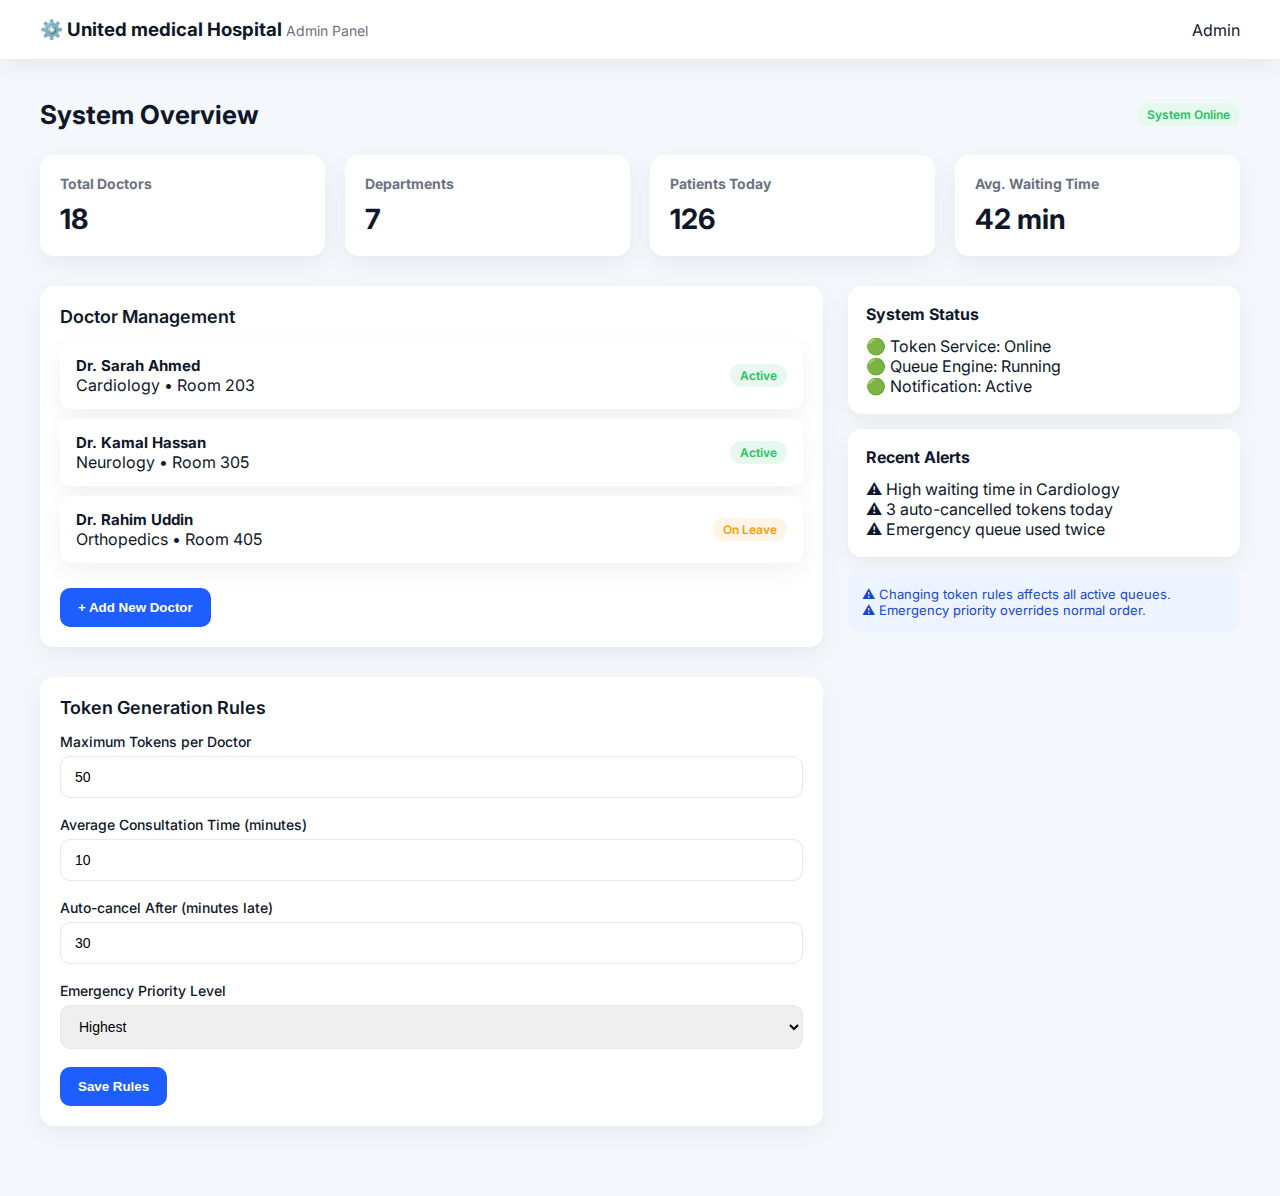
<file: admin/admin-dashboard.html>
<!DOCTYPE html>
<html lang="en">
<head>
  <meta charset="UTF-8">
  <meta name="viewport" content="width=device-width, initial-scale=1.0">
  <title>Admin Dashboard</title>

  <!-- CSS -->
  <link rel="stylesheet" href="../css/reset.css">
  <link rel="stylesheet" href="../css/variables.css">
  <link rel="stylesheet" href="../css/layout.css">
  <link rel="stylesheet" href="../css/components.css">
  <link rel="stylesheet" href="../css/forms.css">
  <link rel="stylesheet" href="../css/dashboard.css">

  <!-- Font -->
  <link href="https://fonts.googleapis.com/css2?family=Inter:wght@400;500;600;700&display=swap" rel="stylesheet">
</head>
<body>

<!-- HEADER -->
<header style="background:white; padding:18px 40px; box-shadow:var(--shadow-soft);">
  <div style="display:flex; justify-content:space-between; align-items:center;">
    <h3>⚙️ United medical Hospital <span style="font-size:14px; color:var(--gray); font-weight:400;">Admin Panel</span></h3>
    <div>Admin</div>
  </div>
</header>

<!-- MAIN -->
<main style="padding:40px; max-width:1300px; margin:auto;">

  <!-- DASHBOARD HEADER -->
  <div class="dashboard-header">
    <h1>System Overview</h1>
    <span class="badge badge-success">System Online</span>
  </div>

  <!-- STATS -->
  <div class="stats-grid">
    <div class="stat-card">
      <h3>Total Doctors</h3>
      <h2>18</h2>
    </div>
    <div class="stat-card">
      <h3>Departments</h3>
      <h2>7</h2>
    </div>
    <div class="stat-card">
      <h3>Patients Today</h3>
      <h2>126</h2>
    </div>
    <div class="stat-card">
      <h3>Avg. Waiting Time</h3>
      <h2>42 min</h2>
    </div>
  </div>

  <div style="display:grid; grid-template-columns:2fr 1fr; gap:25px;">

    <!-- LEFT -->
    <div>

      <!-- DOCTOR MANAGEMENT -->
      <div class="card section">
        <h3 class="section-title">Doctor Management</h3>

        <ul class="queue-list">
          <li class="queue-item">
            <div class="queue-info">
              <strong>Dr. Sarah Ahmed</strong>
              <span>Cardiology • Room 203</span>
            </div>
            <span class="badge badge-success">Active</span>
          </li>

          <li class="queue-item">
            <div class="queue-info">
              <strong>Dr. Kamal Hassan</strong>
              <span>Neurology • Room 305</span>
            </div>
            <span class="badge badge-success">Active</span>
          </li>

          <li class="queue-item">
            <div class="queue-info">
              <strong>Dr. Rahim Uddin</strong>
              <span>Orthopedics • Room 405</span>
            </div>
            <span class="badge badge-warning">On Leave</span>
          </li>
        </ul>

        <button class="btn btn-primary" style="margin-top:15px;">
          + Add New Doctor
        </button>
      </div>

      <!-- TOKEN RULES -->
      <div class="card section">
        <h3 class="section-title">Token Generation Rules</h3>

        <div class="form-group">
          <label>Maximum Tokens per Doctor</label>
          <input type="number" value="50">
        </div>

        <div class="form-group">
          <label>Average Consultation Time (minutes)</label>
          <input type="number" value="10">
        </div>

        <div class="form-group">
          <label>Auto-cancel After (minutes late)</label>
          <input type="number" value="30">
        </div>

        <div class="form-group">
          <label>Emergency Priority Level</label>
          <select>
            <option>Highest</option>
            <option>Medium</option>
            <option>Low</option>
          </select>
        </div>

        <button class="btn btn-primary">
          Save Rules
        </button>
      </div>

    </div>

    <!-- RIGHT -->
    <div>

      <!-- SYSTEM STATUS -->
      <div class="side-panel">
        <h4>System Status</h4>
        <p>🟢 Token Service: Online</p>
        <p>🟢 Queue Engine: Running</p>
        <p>🟢 Notification: Active</p>
      </div>

      <!-- ALERTS -->
      <div class="side-panel" style="margin-top:15px;">
        <h4>Recent Alerts</h4>
        <p>⚠ High waiting time in Cardiology</p>
        <p>⚠ 3 auto-cancelled tokens today</p>
        <p>⚠ Emergency queue used twice</p>
      </div>

      <!-- ADMIN NOTES -->
      <div class="form-info" style="margin-top:15px;">
        ⚠ Changing token rules affects all active queues.<br>
        ⚠ Emergency priority overrides normal order.
      </div>

    </div>

  </div>

</main>

</body>
</html>
</file>
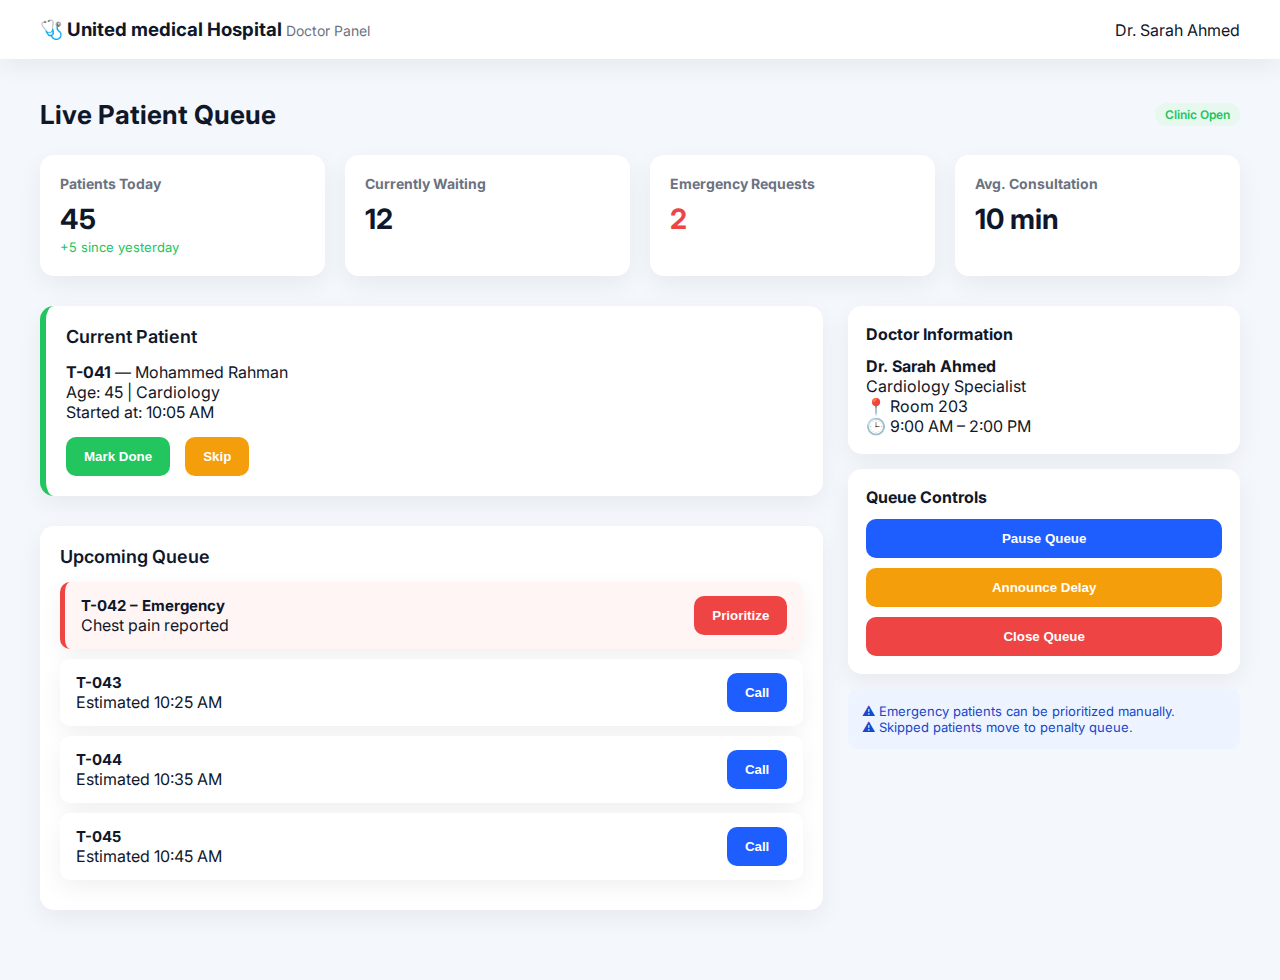
<file: doctor/doctor-dashboard.html>
<!DOCTYPE html>
<html lang="en">
<head>
  <meta charset="UTF-8">
  <meta name="viewport" content="width=device-width, initial-scale=1.0">
  <title>Doctor Dashboard</title>

  <!-- CSS -->
  <link rel="stylesheet" href="../css/reset.css">
  <link rel="stylesheet" href="../css/variables.css">
  <link rel="stylesheet" href="../css/layout.css">
  <link rel="stylesheet" href="../css/components.css">
  <link rel="stylesheet" href="../css/forms.css">
  <link rel="stylesheet" href="../css/dashboard.css">

  <!-- Font -->
  <link href="https://fonts.googleapis.com/css2?family=Inter:wght@400;500;600;700&display=swap" rel="stylesheet">
</head>
<body>

<!-- HEADER -->
<header style="background:white; padding:18px 40px; box-shadow:var(--shadow-soft);">
  <div style="display:flex; justify-content:space-between; align-items:center;">
    <h3>🩺 United medical Hospital <span style="font-size:14px; color:var(--gray); font-weight:400;">Doctor Panel</span></h3>
    <div>Dr. Sarah Ahmed</div>
  </div>
</header>

<!-- MAIN -->
<main style="padding:40px; max-width:1300px; margin:auto;">

  <!-- DASHBOARD HEADER -->
  <div class="dashboard-header">
    <h1>Live Patient Queue</h1>
    <span class="badge badge-success">Clinic Open</span>
  </div>

  <!-- STATS -->
  <div class="stats-grid">
    <div class="stat-card">
      <h3>Patients Today</h3>
      <h2>45</h2>
      <span class="stat-positive">+5 since yesterday</span>
    </div>
    <div class="stat-card">
      <h3>Currently Waiting</h3>
      <h2>12</h2>
    </div>
    <div class="stat-card">
      <h3>Emergency Requests</h3>
      <h2 style="color:var(--danger);">2</h2>
    </div>
    <div class="stat-card">
      <h3>Avg. Consultation</h3>
      <h2>10 min</h2>
    </div>
  </div>

  <div style="display:grid; grid-template-columns:2fr 1fr; gap:25px;">

    <!-- LEFT: QUEUE -->
    <div>

      <!-- CURRENT PATIENT -->
      <div class="card section" style="border-left:6px solid var(--success);">
        <h3 class="section-title">Current Patient</h3>
        <p><strong>T-041</strong> — Mohammed Rahman</p>
        <p>Age: 45 | Cardiology</p>
        <p>Started at: 10:05 AM</p>

        <div class="action-row">
          <button class="btn btn-success">Mark Done</button>
          <button class="btn btn-warning">Skip</button>
        </div>
      </div>

      <!-- QUEUE LIST -->
      <div class="card section">
        <h3 class="section-title">Upcoming Queue</h3>

        <ul class="queue-list">
          <li class="queue-item emergency">
            <div class="queue-info">
              <strong>T-042 – Emergency</strong>
              <span>Chest pain reported</span>
            </div>
            <button class="btn btn-danger">Prioritize</button>
          </li>

          <li class="queue-item">
            <div class="queue-info">
              <strong>T-043</strong>
              <span>Estimated 10:25 AM</span>
            </div>
            <button class="btn btn-primary">Call</button>
          </li>

          <li class="queue-item">
            <div class="queue-info">
              <strong>T-044</strong>
              <span>Estimated 10:35 AM</span>
            </div>
            <button class="btn btn-primary">Call</button>
          </li>

          <li class="queue-item">
            <div class="queue-info">
              <strong>T-045</strong>
              <span>Estimated 10:45 AM</span>
            </div>
            <button class="btn btn-primary">Call</button>
          </li>
        </ul>
      </div>

    </div>

    <!-- RIGHT: INFO -->
    <div>

      <!-- DOCTOR INFO -->
      <div class="side-panel">
        <h4>Doctor Information</h4>
        <p><strong>Dr. Sarah Ahmed</strong></p>
        <p>Cardiology Specialist</p>
        <p>📍 Room 203</p>
        <p>🕒 9:00 AM – 2:00 PM</p>
      </div>

      <!-- QUEUE CONTROLS -->
      <div class="side-panel" style="margin-top:15px;">
        <h4>Queue Controls</h4>
        <button class="btn btn-primary" style="width:100%; margin-bottom:10px;">
          Pause Queue
        </button>
        <button class="btn btn-warning" style="width:100%; margin-bottom:10px;">
          Announce Delay
        </button>
        <button class="btn btn-danger" style="width:100%;">
          Close Queue
        </button>
      </div>

      <!-- NOTES -->
      <div class="form-info" style="margin-top:15px;">
        ⚠ Emergency patients can be prioritized manually.<br>
        ⚠ Skipped patients move to penalty queue.
      </div>

    </div>

  </div>

</main>

</body>
</html>
</file>
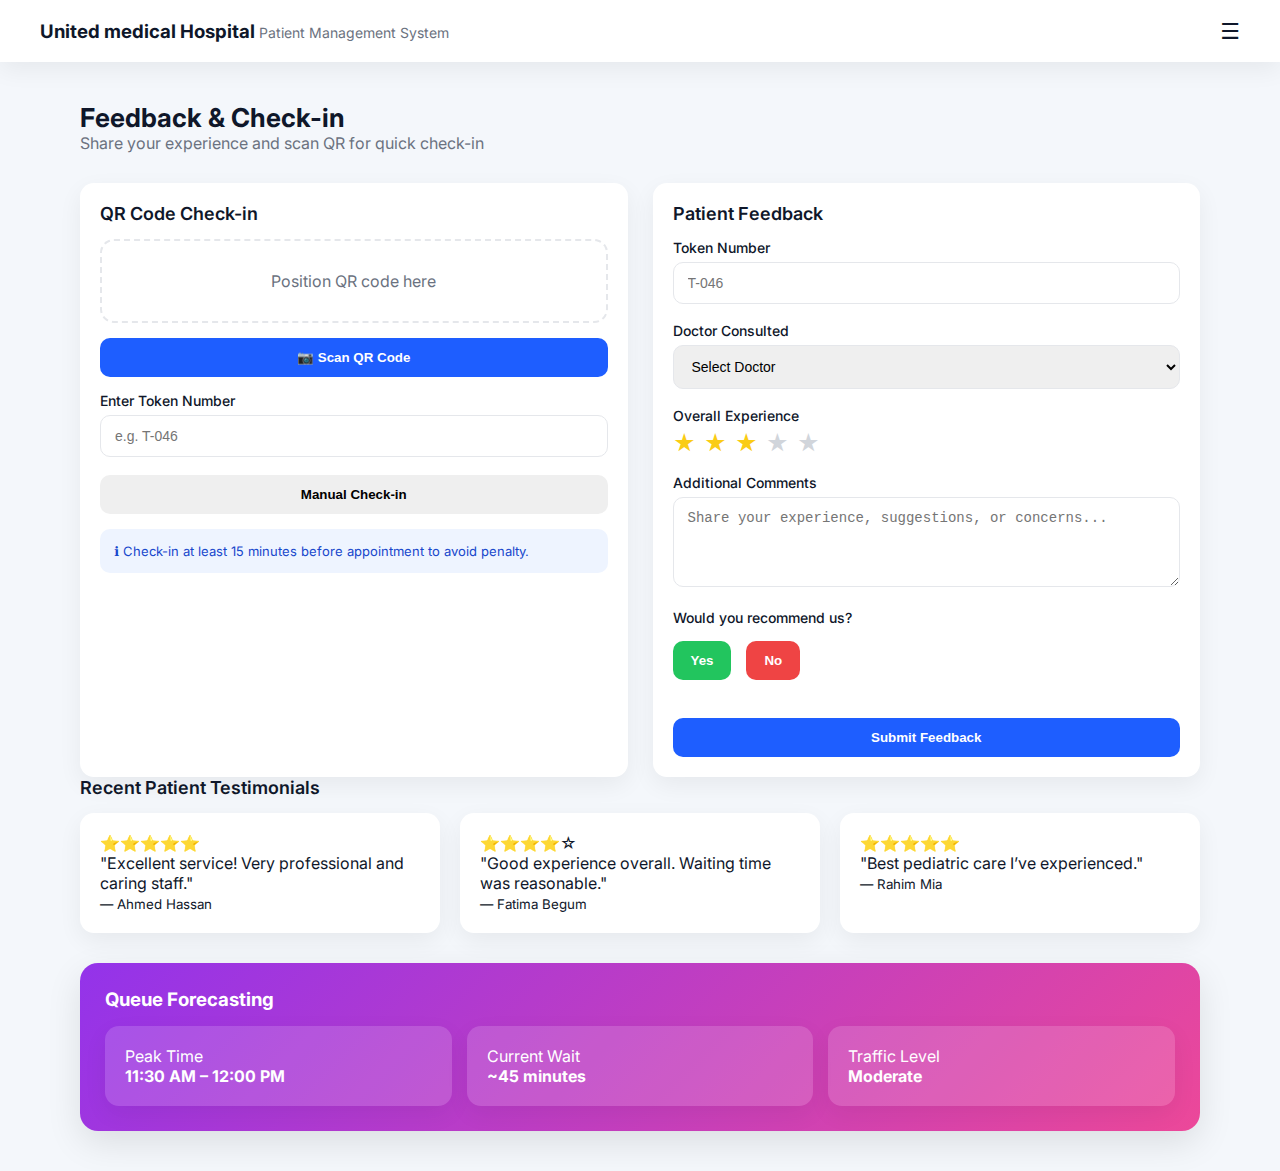
<file: patient/feedback.html>
<!DOCTYPE html>
<html lang="en">
<head>
  <meta charset="UTF-8">
  <meta name="viewport" content="width=device-width, initial-scale=1.0">
  <title>Feedback & Check-in</title>

  <!-- CSS -->
  <link rel="stylesheet" href="../css/reset.css">
  <link rel="stylesheet" href="../css/variables.css">
  <link rel="stylesheet" href="../css/layout.css">
  <link rel="stylesheet" href="../css/components.css">
  <link rel="stylesheet" href="../css/forms.css">
  <link rel="stylesheet" href="../css/dashboard.css">

  <!-- Font -->
  <link href="https://fonts.googleapis.com/css2?family=Inter:wght@400;500;600;700&display=swap" rel="stylesheet">
</head>
<body>

<!-- HEADER -->
<header style="background:white; padding:18px 40px; box-shadow:var(--shadow-soft);">
  <div style="display:flex; justify-content:space-between; align-items:center;">
    <h3> United medical Hospital <span style="font-size:14px; color:var(--gray); font-weight:400;">Patient Management System</span></h3>
    <div style="font-size:22px;">☰</div>
  </div>
</header>

<!-- MAIN -->
<main style="padding:40px; max-width:1200px; margin:auto;">

  <!-- PAGE TITLE -->
  <div class="section">
    <h1 style="font-size:26px;">Feedback & Check-in</h1>
    <p style="color:var(--gray);">Share your experience and scan QR for quick check-in</p>
  </div>

  <div style="display:grid; grid-template-columns:1fr 1fr; gap:25px;">

    <!-- LEFT: QR CHECK-IN -->
    <div class="card">
      <h3 class="section-title">QR Code Check-in</h3>

      <div class="qr-box" style="margin-bottom:15px;">
        Position QR code here
      </div>

      <button class="btn btn-primary" style="width:100%; margin-bottom:15px;">
        📷 Scan QR Code
      </button>

      <div class="form-group">
        <label>Enter Token Number</label>
        <input type="text" placeholder="e.g. T-046">
      </div>

      <button class="btn" style="width:100%;">
        Manual Check-in
      </button>

      <div class="form-info" style="margin-top:15px;">
        ℹ Check-in at least 15 minutes before appointment to avoid penalty.
      </div>
    </div>

    <!-- RIGHT: FEEDBACK -->
    <div class="card">
      <h3 class="section-title">Patient Feedback</h3>

      <div class="form-group">
        <label>Token Number</label>
        <input type="text" placeholder="T-046">
      </div>

      <div class="form-group">
        <label>Doctor Consulted</label>
        <select>
          <option>Select Doctor</option>
          <option>Dr. Sarah Ahmed</option>
          <option>Dr. Kamal Hassan</option>
        </select>
      </div>

      <div class="form-group">
        <label>Overall Experience</label>
        <div class="stars">
          <span class="star active">★</span>
          <span class="star active">★</span>
          <span class="star active">★</span>
          <span class="star">★</span>
          <span class="star">★</span>
        </div>
      </div>

      <div class="form-group">
        <label>Additional Comments</label>
        <textarea rows="4" placeholder="Share your experience, suggestions, or concerns..."></textarea>
      </div>

      <div class="form-group">
        <label>Would you recommend us?</label>
        <div class="action-row">
          <button class="btn btn-success">Yes</button>
          <button class="btn btn-danger">No</button>
        </div>
      </div>

      <button class="btn btn-primary form-submit">
        Submit Feedback
      </button>
    </div>

  </div>

  <!-- TESTIMONIALS -->
  <div class="section">
    <h3 class="section-title">Recent Patient Testimonials</h3>

    <div class="stats-grid">
      <div class="card">
        ⭐⭐⭐⭐⭐
        <p>"Excellent service! Very professional and caring staff."</p>
        <small>— Ahmed Hassan</small>
      </div>

      <div class="card">
        ⭐⭐⭐⭐☆
        <p>"Good experience overall. Waiting time was reasonable."</p>
        <small>— Fatima Begum</small>
      </div>

      <div class="card">
        ⭐⭐⭐⭐⭐
        <p>"Best pediatric care I’ve experienced."</p>
        <small>— Rahim Mia</small>
      </div>
    </div>
  </div>

  <!-- QUEUE FORECAST -->
  <div class="highlight-card" style="margin-top:30px; background:var(--gradient-purple);">
    <h3>Queue Forecasting</h3>
    <div style="display:grid; grid-template-columns:repeat(3,1fr); gap:15px; margin-top:15px;">
      <div class="card" style="background:rgba(255,255,255,0.15); color:white;">
        Peak Time<br><strong>11:30 AM – 12:00 PM</strong>
      </div>
      <div class="card" style="background:rgba(255,255,255,0.15); color:white;">
        Current Wait<br><strong>~45 minutes</strong>
      </div>
      <div class="card" style="background:rgba(255,255,255,0.15); color:white;">
        Traffic Level<br><strong>Moderate</strong>
      </div>
    </div>
  </div>

</main>

</body>
</html>
</file>
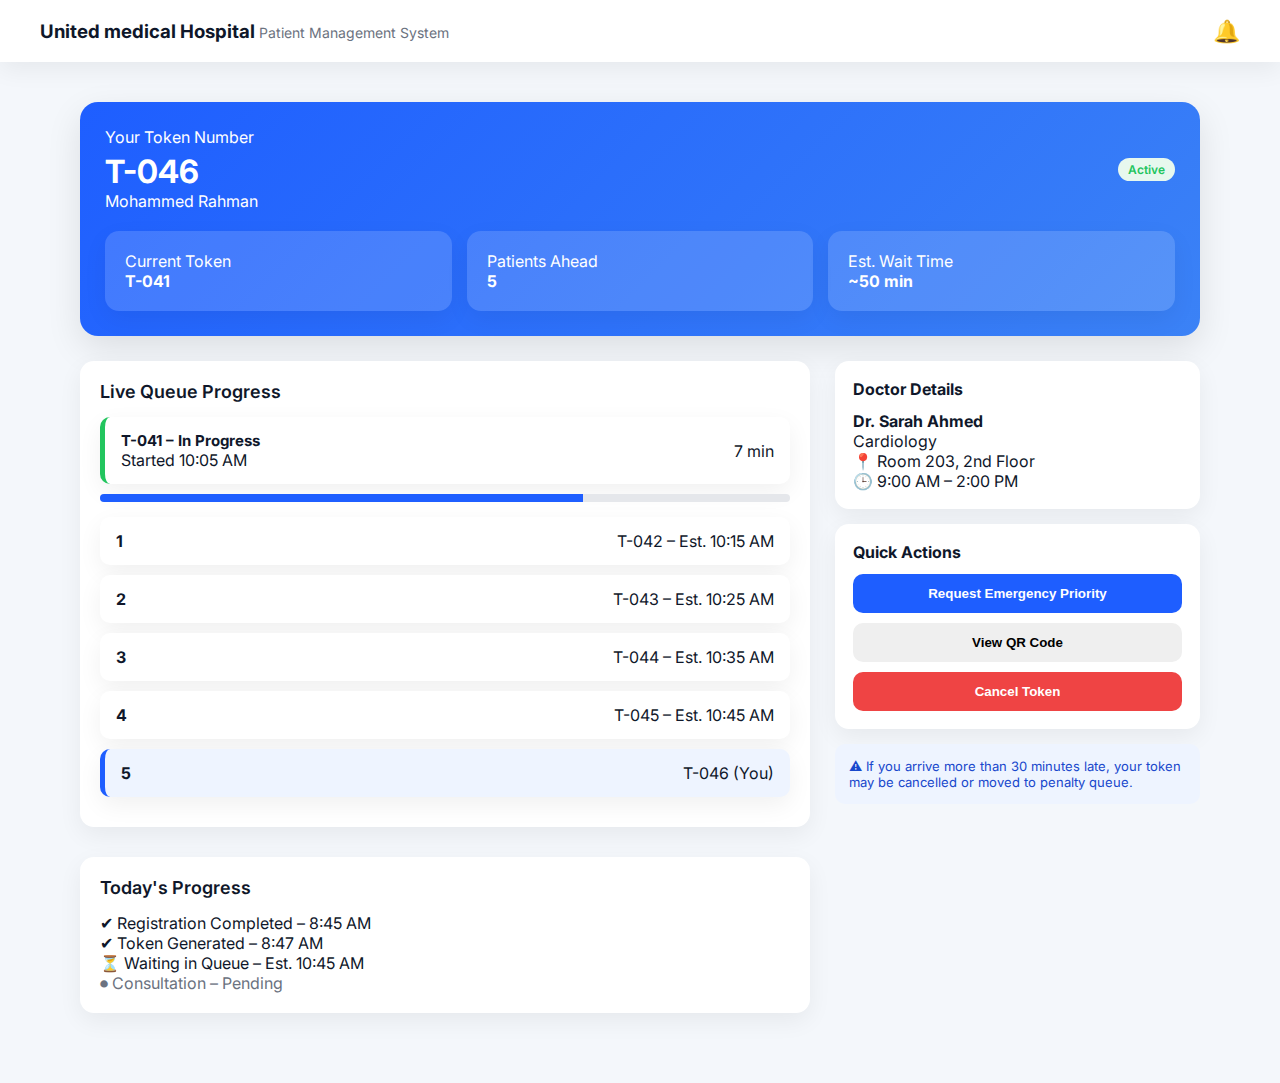
<file: patient/patient-dashboard.html>
<!DOCTYPE html>
<html lang="en">
<head>
  <meta charset="UTF-8">
  <meta name="viewport" content="width=device-width, initial-scale=1.0">
  <title>Patient Dashboard</title>

  <!-- CSS -->
  <link rel="stylesheet" href="../css/reset.css">
  <link rel="stylesheet" href="../css/variables.css">
  <link rel="stylesheet" href="../css/layout.css">
  <link rel="stylesheet" href="../css/components.css">
  <link rel="stylesheet" href="../css/forms.css">
  <link rel="stylesheet" href="../css/dashboard.css">

  <!-- Font -->
  <link href="https://fonts.googleapis.com/css2?family=Inter:wght@400;500;600;700&display=swap" rel="stylesheet">
</head>
<body>

<!-- HEADER -->
<header style="background:white; padding:18px 40px; box-shadow:var(--shadow-soft);">
  <div style="display:flex; justify-content:space-between; align-items:center;">
    <h3> United medical Hospital <span style="font-size:14px; color:var(--gray); font-weight:400;">Patient Management System</span></h3>
    <div style="font-size:22px;">🔔</div>
  </div>
</header>

<!-- MAIN -->
<main style="padding:40px; max-width:1200px; margin:auto;">

  <!-- TOKEN HEADER -->
  <div class="highlight-card" style="margin-bottom:25px;">
    <div style="display:flex; justify-content:space-between; align-items:center;">
      <div>
        <p>Your Token Number</p>
        <h2>T-046</h2>
        <p>Mohammed Rahman</p>
      </div>
      <span class="badge badge-success">Active</span>
    </div>

    <div style="display:grid; grid-template-columns:repeat(3,1fr); gap:15px; margin-top:20px;">
      <div class="card" style="background:rgba(255,255,255,0.15); color:white;">
        Current Token<br><strong>T-041</strong>
      </div>
      <div class="card" style="background:rgba(255,255,255,0.15); color:white;">
        Patients Ahead<br><strong>5</strong>
      </div>
      <div class="card" style="background:rgba(255,255,255,0.15); color:white;">
        Est. Wait Time<br><strong>~50 min</strong>
      </div>
    </div>
  </div>

  <div style="display:grid; grid-template-columns:2fr 1fr; gap:25px;">

    <!-- LEFT -->
    <div>

      <!-- LIVE QUEUE -->
      <div class="card section">
        <h3 class="section-title">Live Queue Progress</h3>

        <div class="queue-item" style="border-left:5px solid var(--success);">
          <div class="queue-info">
            <strong>T-041 – In Progress</strong>
            <span>Started 10:05 AM</span>
          </div>
          <span>7 min</span>
        </div>

        <div class="progress-wrapper">
          <div class="progress">
            <div class="progress-bar" style="width:70%;"></div>
          </div>
        </div>

        <ul class="queue-list" style="margin-top:15px;">
          <li class="queue-item"><strong>1</strong> T-042 – Est. 10:15 AM</li>
          <li class="queue-item"><strong>2</strong> T-043 – Est. 10:25 AM</li>
          <li class="queue-item"><strong>3</strong> T-044 – Est. 10:35 AM</li>
          <li class="queue-item"><strong>4</strong> T-045 – Est. 10:45 AM</li>
          <li class="queue-item" style="border-left:5px solid var(--primary); background:#eef4ff;">
            <strong>5</strong> T-046 (You)
          </li>
        </ul>
      </div>

      <!-- TODAY PROGRESS -->
      <div class="card section">
        <h3 class="section-title">Today's Progress</h3>
        <p>✔ Registration Completed – 8:45 AM</p>
        <p>✔ Token Generated – 8:47 AM</p>
        <p>⏳ Waiting in Queue – Est. 10:45 AM</p>
        <p style="color:var(--gray);">⏺ Consultation – Pending</p>
      </div>

    </div>

    <!-- RIGHT -->
    <div>

      <!-- DOCTOR INFO -->
      <div class="side-panel">
        <h4>Doctor Details</h4>
        <p><strong>Dr. Sarah Ahmed</strong></p>
        <p>Cardiology</p>
        <p>📍 Room 203, 2nd Floor</p>
        <p>🕒 9:00 AM – 2:00 PM</p>
      </div>

      <!-- QUICK ACTIONS -->
      <div class="side-panel" style="margin-top:15px;">
        <h4>Quick Actions</h4>
        <button class="btn btn-primary" style="width:100%; margin-bottom:10px;">
          Request Emergency Priority
        </button>
        <button class="btn" style="width:100%; margin-bottom:10px;">
          View QR Code
        </button>
        <button class="btn btn-danger" style="width:100%;">
          Cancel Token
        </button>
      </div>

      <!-- WARNING -->
      <div class="form-info" style="margin-top:15px;">
        ⚠ If you arrive more than 30 minutes late, your token may be cancelled or moved to penalty queue.
      </div>

    </div>

  </div>

</main>

</body>
</html>
</file>
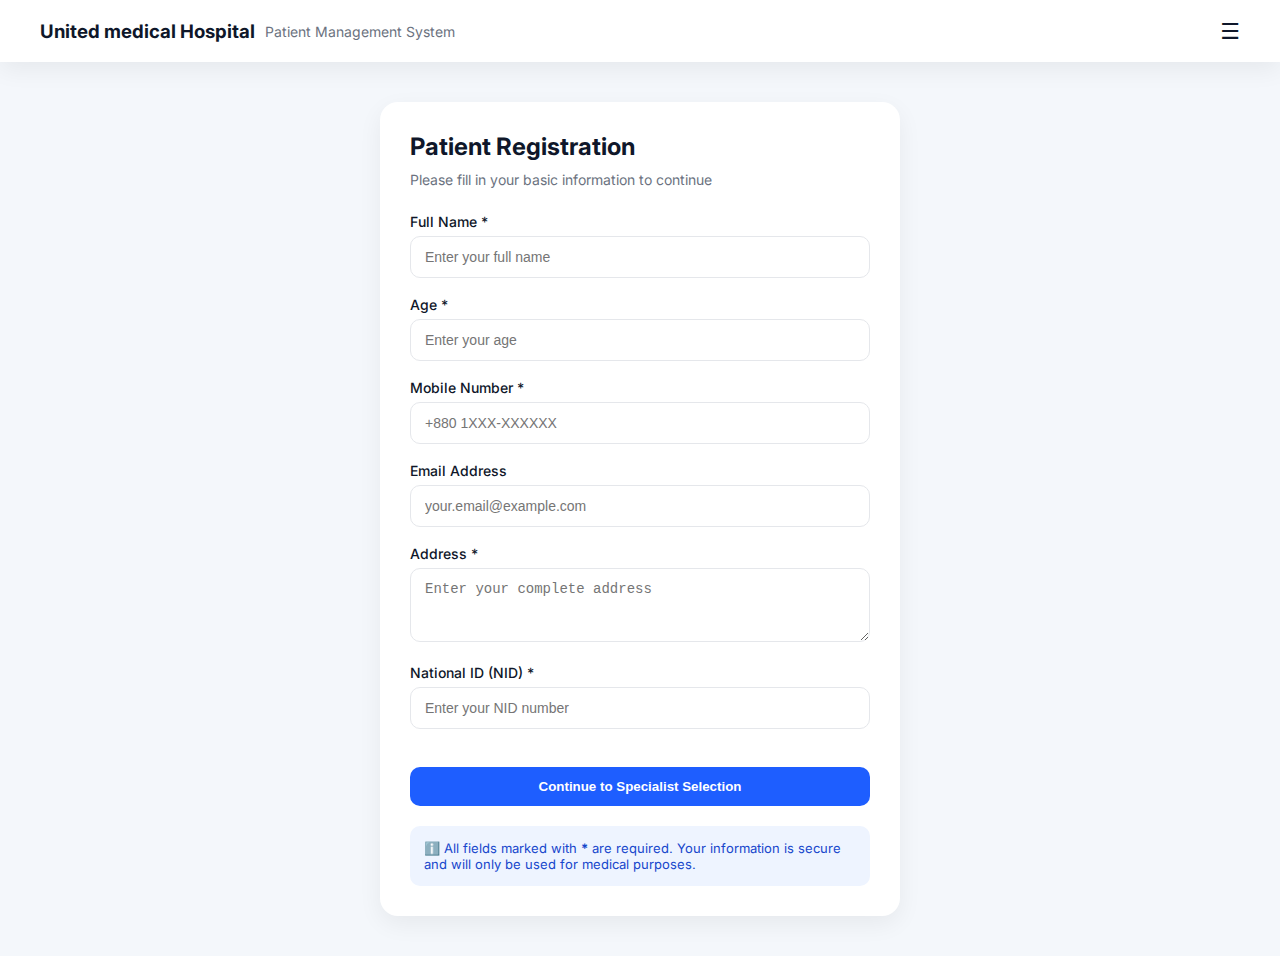
<file: patient/register.html>
<!DOCTYPE html>
<html lang="en">
<head>
  <meta charset="UTF-8" />
  <title>Patient Registration</title>

  <!-- CSS -->
  <link rel="stylesheet" href="../css/reset.css" />
  <link rel="stylesheet" href="../css/variables.css" />
  <link rel="stylesheet" href="../css/layout.css" />
  <link rel="stylesheet" href="../css/components.css" />
  <link rel="stylesheet" href="../css/forms.css" />

  <!-- Google Font -->
  <link href="https://fonts.googleapis.com/css2?family=Inter:wght@400;500;600;700&display=swap" rel="stylesheet">
</head>
<body>

<!-- TOP BAR -->
<header style="background:white; padding:18px 40px; box-shadow:var(--shadow-soft);">
  <div style="display:flex; align-items:center; justify-content:space-between;">
    <h3 style="display:flex; align-items:center; gap:10px;">
      United medical Hospital
      <span style="font-size:14px; font-weight:400; color:var(--gray);">
        Patient Management System
      </span>
    </h3>
    <div style="font-size:22px;">☰</div>
  </div>
</header>

<!-- MAIN CONTENT -->
<main style="padding:40px 20px;">

  <div class="form-card">
    <h2>Patient Registration</h2>
    <p>Please fill in your basic information to continue</p>

    <!-- FULL NAME -->
    <div class="form-group">
      <label>Full Name *</label>
      <input type="text" placeholder="Enter your full name" />
    </div>

    <!-- AGE -->
    <div class="form-group">
      <label>Age *</label>
      <input type="number" placeholder="Enter your age" />
    </div>

    <!-- MOBILE -->
    <div class="form-group">
      <label>Mobile Number *</label>
      <input type="text" placeholder="+880 1XXX-XXXXXX" />
    </div>

    <!-- EMAIL -->
    <div class="form-group">
      <label>Email Address</label>
      <input type="email" placeholder="your.email@example.com" />
    </div>

    <!-- ADDRESS -->
    <div class="form-group">
      <label>Address *</label>
      <textarea rows="3" placeholder="Enter your complete address"></textarea>
    </div>

    <!-- NID -->
    <div class="form-group">
      <label>National ID (NID) *</label>
      <input type="text" placeholder="Enter your NID number" />
    </div>

    <!-- BUTTON -->
    <button class="btn btn-primary form-submit">
      Continue to Specialist Selection
    </button>

    <!-- INFO BOX -->
    <div class="form-info">
      ℹ️ All fields marked with <strong>*</strong> are required.  
      Your information is secure and will only be used for medical purposes.
    </div>
  </div>

</main>

</body>
</html>
</file>
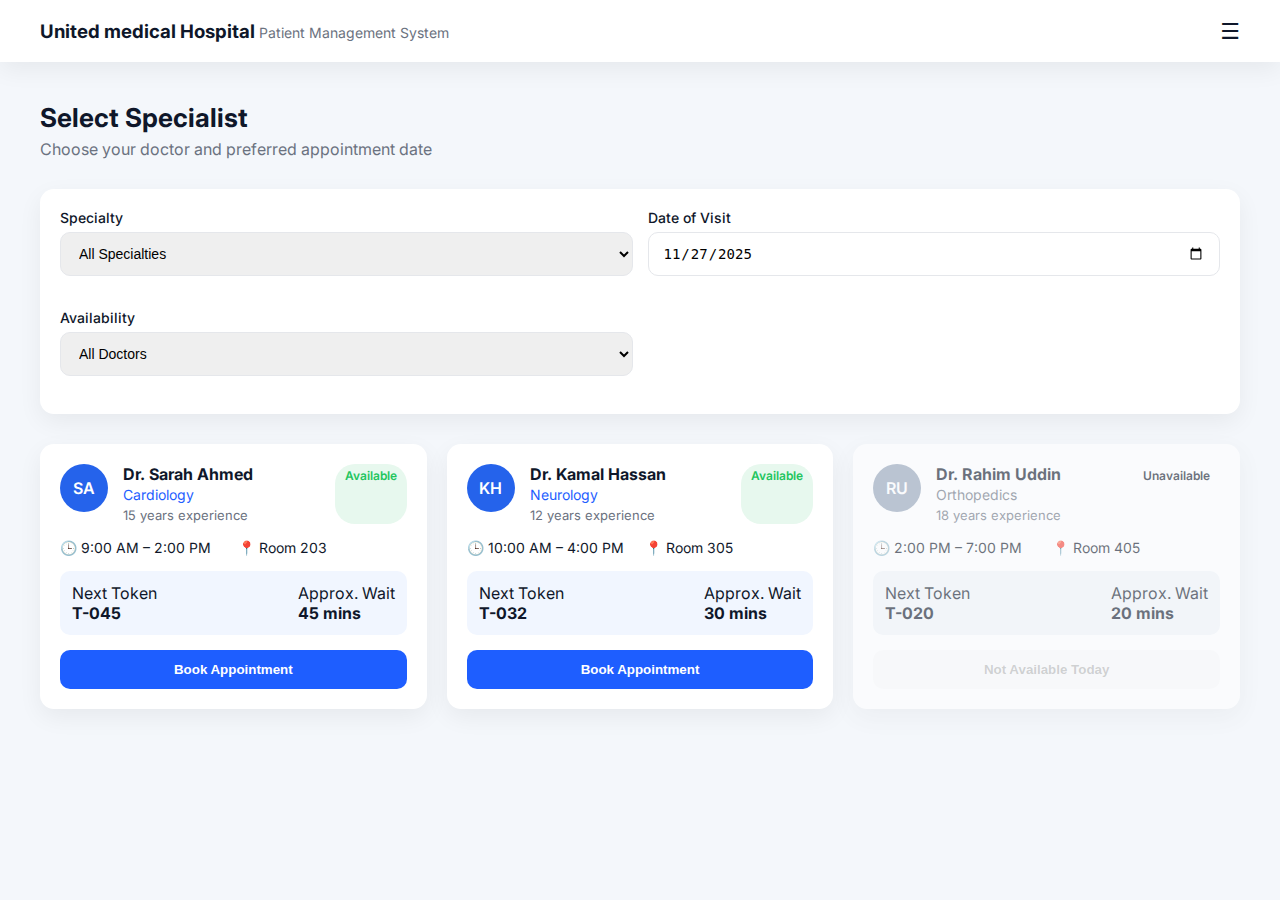
<file: patient/select-doctor.html>
<!DOCTYPE html>
<html lang="en">
<head>
  <meta charset="UTF-8">
  <meta name="viewport" content="width=device-width, initial-scale=1.0">
  <title>Select Specialist</title>

  <!-- CSS -->
  <link rel="stylesheet" href="../css/reset.css">
  <link rel="stylesheet" href="../css/variables.css">
  <link rel="stylesheet" href="../css/layout.css">
  <link rel="stylesheet" href="../css/components.css">
  <link rel="stylesheet" href="../css/forms.css">
  <link rel="stylesheet" href="../css/dashboard.css">

  <!-- Font -->
  <link href="https://fonts.googleapis.com/css2?family=Inter:wght@400;500;600;700&display=swap" rel="stylesheet">
</head>
<body>

<!-- HEADER -->
<header style="background:white; padding:18px 40px; box-shadow:var(--shadow-soft);">
  <div style="display:flex; align-items:center; justify-content:space-between;">
    <h3> United medical Hospital <span style="font-size:14px; color:var(--gray); font-weight:400;">Patient Management System</span></h3>
    <div style="font-size:22px;">☰</div>
  </div>
</header>

<!-- MAIN -->
<main style="padding:40px;">

  <!-- PAGE TITLE -->
  <div class="section">
    <h1 style="font-size:26px; margin-bottom:6px;">Select Specialist</h1>
    <p style="color:var(--gray);">Choose your doctor and preferred appointment date</p>
  </div>

  <!-- FILTERS -->
  <div class="card section">
    <div class="inline-group">
      <div class="form-group">
        <label>Specialty</label>
        <select>
          <option>All Specialties</option>
          <option>Cardiology</option>
          <option>Neurology</option>
          <option>Pediatrics</option>
        </select>
      </div>

      <div class="form-group">
        <label>Date of Visit</label>
        <input type="date" value="2025-11-27">
      </div>

      <div class="form-group">
        <label>Availability</label>
        <select>
          <option>All Doctors</option>
          <option>Available</option>
          <option>Unavailable</option>
        </select>
      </div>
    </div>
  </div>

  <!-- DOCTOR CARDS -->
  <div class="stats-grid">

    <!-- CARD 1 -->
    <div class="card">
      <div style="display:flex; justify-content:space-between;">
        <div style="display:flex; gap:15px;">
          <div style="width:48px; height:48px; background:#2563eb; color:white; border-radius:50%; display:flex; align-items:center; justify-content:center; font-weight:600;">
            SA
          </div>
          <div>
            <strong>Dr. Sarah Ahmed</strong><br>
            <span style="color:var(--primary); font-size:14px;">Cardiology</span><br>
            <span style="font-size:13px; color:var(--gray);">15 years experience</span>
          </div>
        </div>
        <span class="badge badge-success">Available</span>
      </div>

      <div style="display:grid; grid-template-columns:1fr 1fr; gap:10px; margin-top:15px; font-size:14px;">
        <div>🕒 9:00 AM – 2:00 PM</div>
        <div>📍 Room 203</div>
      </div>

      <div style="display:flex; justify-content:space-between; margin-top:15px; background:#f1f6ff; padding:12px; border-radius:10px;">
        <div>Next Token<br><strong>T-045</strong></div>
        <div>Approx. Wait<br><strong>45 mins</strong></div>
      </div>

      <button class="btn btn-primary" style="width:100%; margin-top:15px;">
        Book Appointment
      </button>
    </div>

    <!-- CARD 2 -->
    <div class="card">
      <div style="display:flex; justify-content:space-between;">
        <div style="display:flex; gap:15px;">
          <div style="width:48px; height:48px; background:#2563eb; color:white; border-radius:50%; display:flex; align-items:center; justify-content:center; font-weight:600;">
            KH
          </div>
          <div>
            <strong>Dr. Kamal Hassan</strong><br>
            <span style="color:var(--primary); font-size:14px;">Neurology</span><br>
            <span style="font-size:13px; color:var(--gray);">12 years experience</span>
          </div>
        </div>
        <span class="badge badge-success">Available</span>
      </div>

      <div style="display:grid; grid-template-columns:1fr 1fr; gap:10px; margin-top:15px; font-size:14px;">
        <div>🕒 10:00 AM – 4:00 PM</div>
        <div>📍 Room 305</div>
      </div>

      <div style="display:flex; justify-content:space-between; margin-top:15px; background:#f1f6ff; padding:12px; border-radius:10px;">
        <div>Next Token<br><strong>T-032</strong></div>
        <div>Approx. Wait<br><strong>30 mins</strong></div>
      </div>

      <button class="btn btn-primary" style="width:100%; margin-top:15px;">
        Book Appointment
      </button>
    </div>

    <!-- CARD 3 (UNAVAILABLE) -->
    <div class="card" style="opacity:0.6;">
      <div style="display:flex; justify-content:space-between;">
        <div style="display:flex; gap:15px;">
          <div style="width:48px; height:48px; background:#94a3b8; color:white; border-radius:50%; display:flex; align-items:center; justify-content:center; font-weight:600;">
            RU
          </div>
          <div>
            <strong>Dr. Rahim Uddin</strong><br>
            <span style="color:var(--gray); font-size:14px;">Orthopedics</span><br>
            <span style="font-size:13px; color:var(--gray);">18 years experience</span>
          </div>
        </div>
        <span class="badge">Unavailable</span>
      </div>

      <div style="display:grid; grid-template-columns:1fr 1fr; gap:10px; margin-top:15px; font-size:14px;">
        <div>🕒 2:00 PM – 7:00 PM</div>
        <div>📍 Room 405</div>
      </div>

      <div style="display:flex; justify-content:space-between; margin-top:15px; background:#f1f5f9; padding:12px; border-radius:10px;">
        <div>Next Token<br><strong>T-020</strong></div>
        <div>Approx. Wait<br><strong>20 mins</strong></div>
      </div>

      <button class="btn" style="width:100%; margin-top:15px;" disabled>
        Not Available Today
      </button>
    </div>

  </div>

</main>

</body>
</html>
</file>
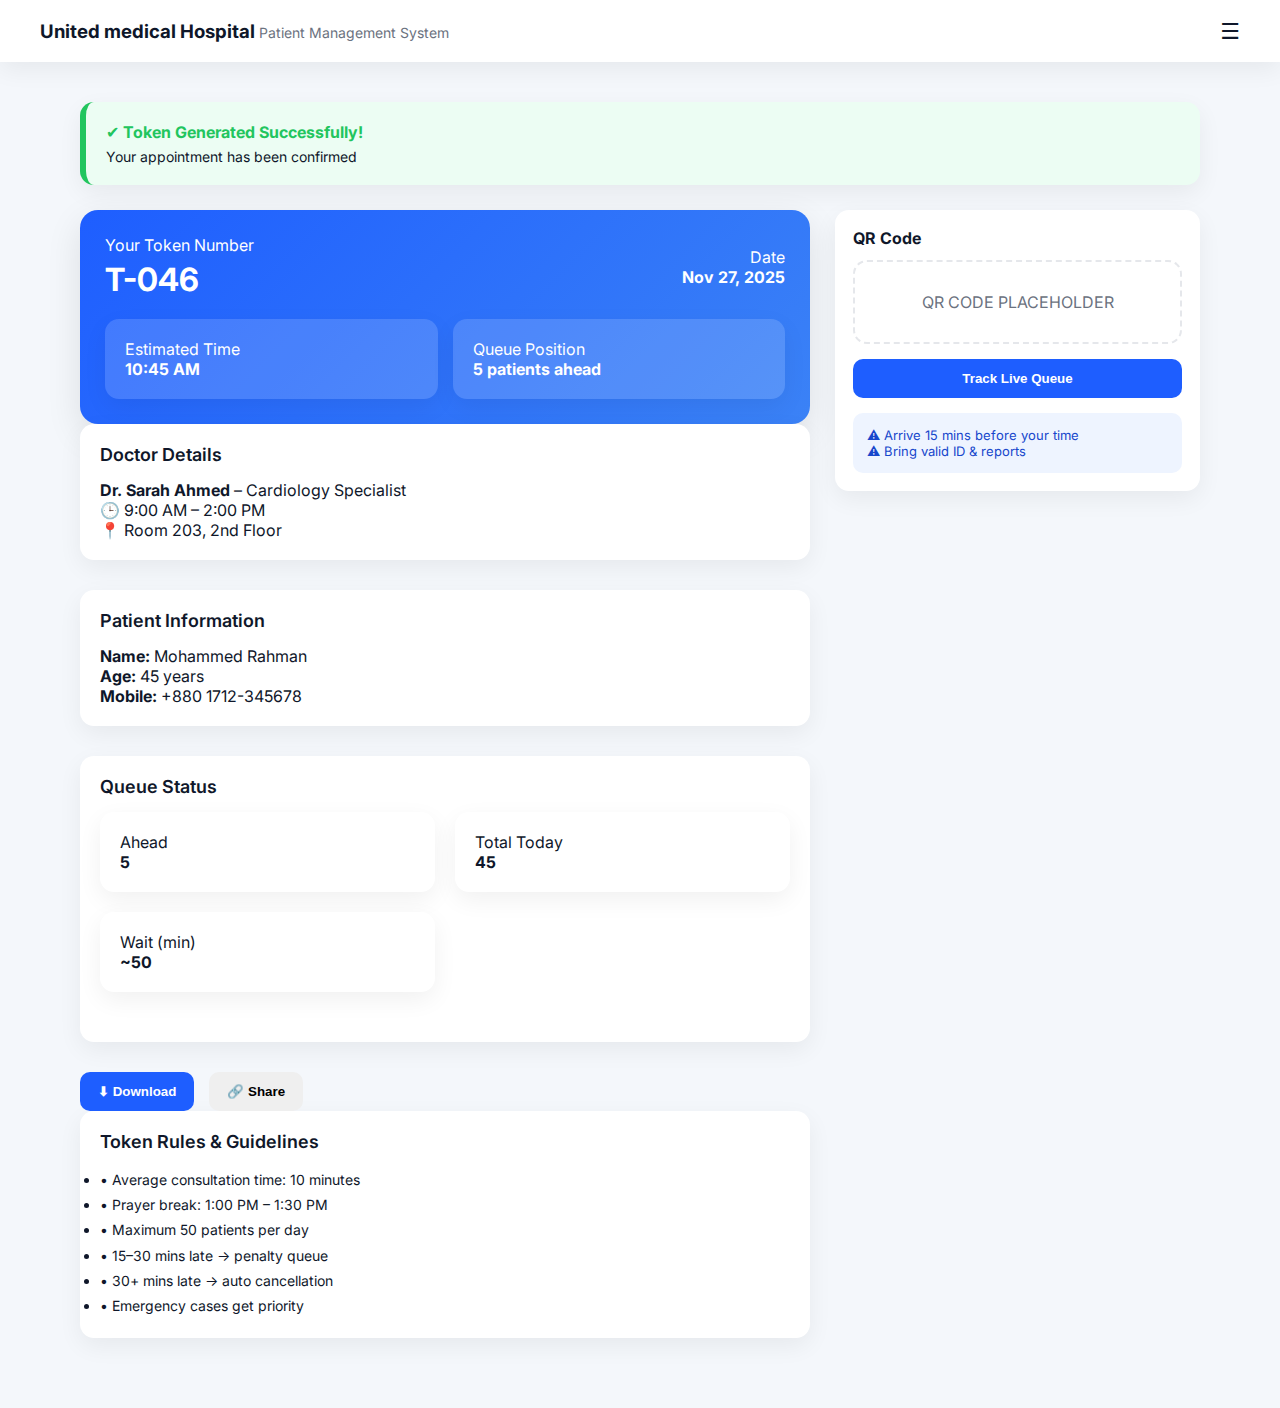
<file: patient/token-success.html>
<!DOCTYPE html>
<html lang="en">
<head>
  <meta charset="UTF-8">
  <meta name="viewport" content="width=device-width, initial-scale=1.0">
  <title>Token Generated</title>

  <!-- CSS -->
  <link rel="stylesheet" href="../css/reset.css">
  <link rel="stylesheet" href="../css/variables.css">
  <link rel="stylesheet" href="../css/layout.css">
  <link rel="stylesheet" href="../css/components.css">
  <link rel="stylesheet" href="../css/forms.css">
  <link rel="stylesheet" href="../css/dashboard.css">

  <!-- Font -->
  <link href="https://fonts.googleapis.com/css2?family=Inter:wght@400;500;600;700&display=swap" rel="stylesheet">
</head>
<body>

<!-- HEADER -->
<header style="background:white; padding:18px 40px; box-shadow:var(--shadow-soft);">
  <div style="display:flex; align-items:center; justify-content:space-between;">
    <h3> United medical Hospital <span style="font-size:14px; color:var(--gray); font-weight:400;">Patient Management System</span></h3>
    <div style="font-size:22px;">☰</div>
  </div>
</header>

<!-- MAIN -->
<main style="padding:40px; max-width:1200px; margin:auto;">

  <!-- SUCCESS MESSAGE -->
  <div class="card" style="background:#ecfdf3; border-left:6px solid var(--success); margin-bottom:25px;">
    <strong style="color:var(--success);">✔ Token Generated Successfully!</strong>
    <p style="font-size:14px; margin-top:6px;">
      Your appointment has been confirmed
    </p>
  </div>

  <div style="display:grid; grid-template-columns:2fr 1fr; gap:25px;">

    <!-- LEFT CONTENT -->
    <div>

      <!-- TOKEN CARD -->
      <div class="highlight-card">
        <div style="display:flex; justify-content:space-between; align-items:center;">
          <div>
            <p>Your Token Number</p>
            <h2>T-046</h2>
          </div>
          <div style="text-align:right;">
            <p>Date</p>
            <strong>Nov 27, 2025</strong>
          </div>
        </div>

        <div style="display:grid; grid-template-columns:1fr 1fr; gap:15px; margin-top:20px;">
          <div class="card" style="background:rgba(255,255,255,0.15); color:white;">
            Estimated Time<br><strong>10:45 AM</strong>
          </div>
          <div class="card" style="background:rgba(255,255,255,0.15); color:white;">
            Queue Position<br><strong>5 patients ahead</strong>
          </div>
        </div>
      </div>

      <!-- DETAILS -->
      <div class="card section">
        <h3 class="section-title">Doctor Details</h3>
        <p><strong>Dr. Sarah Ahmed</strong> – Cardiology Specialist</p>
        <p>🕒 9:00 AM – 2:00 PM</p>
        <p>📍 Room 203, 2nd Floor</p>
      </div>

      <div class="card section">
        <h3 class="section-title">Patient Information</h3>
        <p><strong>Name:</strong> Mohammed Rahman</p>
        <p><strong>Age:</strong> 45 years</p>
        <p><strong>Mobile:</strong> +880 1712-345678</p>
      </div>

      <div class="card section">
        <h3 class="section-title">Queue Status</h3>
        <div class="stats-grid">
          <div class="stat-card">
            Ahead<br><strong>5</strong>
          </div>
          <div class="stat-card">
            Total Today<br><strong>45</strong>
          </div>
          <div class="stat-card">
            Wait (min)<br><strong>~50</strong>
          </div>
        </div>
      </div>

      <!-- ACTIONS -->
      <div class="action-row">
        <button class="btn btn-primary">⬇ Download</button>
        <button class="btn">🔗 Share</button>
      </div>

      <!-- RULES -->
      <div class="card section">
        <h3 class="section-title">Token Rules & Guidelines</h3>
        <ul style="font-size:14px; line-height:1.8;">
          <li>• Average consultation time: 10 minutes</li>
          <li>• Prayer break: 1:00 PM – 1:30 PM</li>
          <li>• Maximum 50 patients per day</li>
          <li>• 15–30 mins late → penalty queue</li>
          <li>• 30+ mins late → auto cancellation</li>
          <li>• Emergency cases get priority</li>
        </ul>
      </div>

    </div>

    <!-- RIGHT PANEL -->
    <div>

      <div class="side-panel">
        <h4>QR Code</h4>
        <div class="qr-box" style="margin-bottom:15px;">
          QR CODE PLACEHOLDER
        </div>
        <button class="btn btn-primary" style="width:100%;">
          Track Live Queue
        </button>

        <div class="form-info" style="margin-top:15px;">
          ⚠ Arrive 15 mins before your time<br>
          ⚠ Bring valid ID & reports
        </div>
      </div>

    </div>

  </div>

</main>

</body>
</html>
</file>
<file: css/variables.css>
:root {
  --primary: #1e5eff;
  --primary-dark: #1747cc;
  --secondary: #f5f8ff;

  --success: #22c55e;
  --danger: #ef4444;
  --warning: #f59e0b;
  --info: #38bdf8;

  --dark: #0b132b;
  --gray: #6b7280;
  --light-gray: #e5e7eb;

  --radius-sm: 10px;
  --radius-md: 14px;
  --radius-lg: 18px;

  --shadow-soft: 0 8px 24px rgba(0,0,0,0.06);
  --shadow-medium: 0 12px 35px rgba(0,0,0,0.1);

  --gradient-primary: linear-gradient(135deg, #1e5eff, #3b82f6);
  --gradient-purple: linear-gradient(135deg, #9333ea, #ec4899);
}
</file>
<file: css/layout.css>
.app {
  display: flex;
  min-height: 100vh;
}

/* Sidebar */
.sidebar {
  width: 260px;
  background: var(--dark);
  color: white;
  padding: 24px;
  position: fixed;
  height: 100%;
}

.sidebar h2 {
  margin-bottom: 30px;
}

.sidebar ul {
  list-style: none;
}

.sidebar li {
  padding: 12px 14px;
  border-radius: 10px;
  cursor: pointer;
  margin-bottom: 8px;
}

.sidebar li.active,
.sidebar li:hover {
  background: rgba(255,255,255,0.08);
}

/* Main content */
.main {
  margin-left: 260px;
  padding: 30px;
  width: 100%;
}
</file>
<file: css/components.css>
.card {
  background: white;
  border-radius: var(--radius-md);
  box-shadow: var(--shadow-soft);
  padding: 20px;
}

.card-gradient {
  background: var(--gradient-primary);
  color: white;
}

.btn {
  padding: 12px 18px;
  border-radius: var(--radius-sm);
  border: none;
  font-weight: 600;
  cursor: pointer;
}

.btn-primary {
  background: var(--primary);
  color: white;
}

.btn-primary:hover {
  background: var(--primary-dark);
}

.badge {
  font-size: 12px;
  padding: 4px 10px;
  border-radius: 20px;
  font-weight: 600;
}

.badge-success { background: #e7f8ee; color: var(--success); }
.badge-danger  { background: #fdeaea; color: var(--danger); }
.badge-warning { background: #fff4e5; color: var(--warning); }

.progress {
  height: 8px;
  background: var(--light-gray);
  border-radius: 10px;
  overflow: hidden;
}

.progress-bar {
  height: 100%;
  background: var(--primary);
}
</file>
<file: css/forms.css>
/* Form Wrapper */
.form-card {
  max-width: 520px;
  margin: auto;
  background: white;
  padding: 30px;
  border-radius: var(--radius-lg);
  box-shadow: var(--shadow-soft);
}

.form-card h2 {
  margin-bottom: 10px;
}

.form-card p {
  color: var(--gray);
  margin-bottom: 25px;
  font-size: 14px;
}

/* Form Groups */
.form-group {
  margin-bottom: 18px;
}

.form-group label {
  font-size: 14px;
  font-weight: 500;
  display: block;
  margin-bottom: 6px;
}

/* Inputs */
input,
select,
textarea {
  width: 100%;
  padding: 12px 14px;
  border-radius: var(--radius-sm);
  border: 1px solid var(--light-gray);
  font-size: 14px;
  outline: none;
  transition: 0.2s;
}

input:focus,
select:focus,
textarea:focus {
  border-color: var(--primary);
  box-shadow: 0 0 0 3px rgba(30,94,255,0.1);
}

/* Inline Inputs */
.inline-group {
  display: grid;
  grid-template-columns: 1fr 1fr;
  gap: 15px;
}

/* Form Button */
.form-submit {
  width: 100%;
  margin-top: 20px;
}

/* Info Box */
.form-info {
  margin-top: 20px;
  background: #eef4ff;
  padding: 14px;
  border-radius: var(--radius-sm);
  font-size: 13px;
  color: var(--primary-dark);
}

/* Feedback Stars */
.stars {
  display: flex;
  gap: 8px;
}

.star {
  font-size: 22px;
  cursor: pointer;
  color: #d1d5db;
}

.star.active {
  color: #facc15;
}

/* QR Box */
.qr-box {
  border: 2px dashed var(--light-gray);
  border-radius: var(--radius-md);
  padding: 30px;
  text-align: center;
  color: var(--gray);
}
</file>
<file: css/dashboard.css>
/* Dashboard Header */
.dashboard-header {
  display: flex;
  justify-content: space-between;
  align-items: center;
  margin-bottom: 25px;
}

.dashboard-header h1 {
  font-size: 26px;
  font-weight: 700;
}

/* Stats Cards */
.stats-grid {
  display: grid;
  grid-template-columns: repeat(auto-fit, minmax(220px, 1fr));
  gap: 20px;
  margin-bottom: 30px;
}

.stat-card {
  background: white;
  border-radius: var(--radius-md);
  box-shadow: var(--shadow-soft);
  padding: 20px;
}

.stat-card h3 {
  font-size: 14px;
  color: var(--gray);
  margin-bottom: 10px;
}

.stat-card h2 {
  font-size: 28px;
  font-weight: 700;
}

.stat-positive {
  color: var(--success);
  font-size: 13px;
}

/* Dashboard Sections */
.section {
  margin-bottom: 30px;
}

.section-title {
  font-size: 18px;
  font-weight: 600;
  margin-bottom: 15px;
}

/* Queue List */
.queue-list {
  list-style: none;
}

.queue-item {
  display: flex;
  justify-content: space-between;
  align-items: center;
  background: white;
  padding: 14px 16px;
  border-radius: var(--radius-sm);
  box-shadow: var(--shadow-soft);
  margin-bottom: 10px;
}

.queue-item.emergency {
  border-left: 5px solid var(--danger);
  background: #fff5f5;
}

.queue-info {
  display: flex;
  flex-direction: column;
}

.queue-info strong {
  font-size: 15px;
}

/* Action Buttons */
.action-row {
  display: flex;
  gap: 15px;
  margin-top: 15px;
}

.btn-success {
  background: var(--success);
  color: white;
}

.btn-warning {
  background: var(--warning);
  color: white;
}

.btn-danger {
  background: var(--danger);
  color: white;
}

/* Progress Bars */
.progress-wrapper {
  margin-top: 10px;
}

.progress-label {
  font-size: 13px;
  color: var(--gray);
  margin-bottom: 5px;
}

/* Gradient Highlight Card */
.highlight-card {
  background: var(--gradient-primary);
  color: white;
  padding: 25px;
  border-radius: var(--radius-lg);
  box-shadow: var(--shadow-medium);
}

.highlight-card h2 {
  font-size: 32px;
  margin-top: 5px;
}

/* Right Side Panels */
.side-panel {
  background: white;
  border-radius: var(--radius-md);
  padding: 18px;
  box-shadow: var(--shadow-soft);
}

.side-panel h4 {
  margin-bottom: 12px;
  font-size: 16px;
}
</file>
